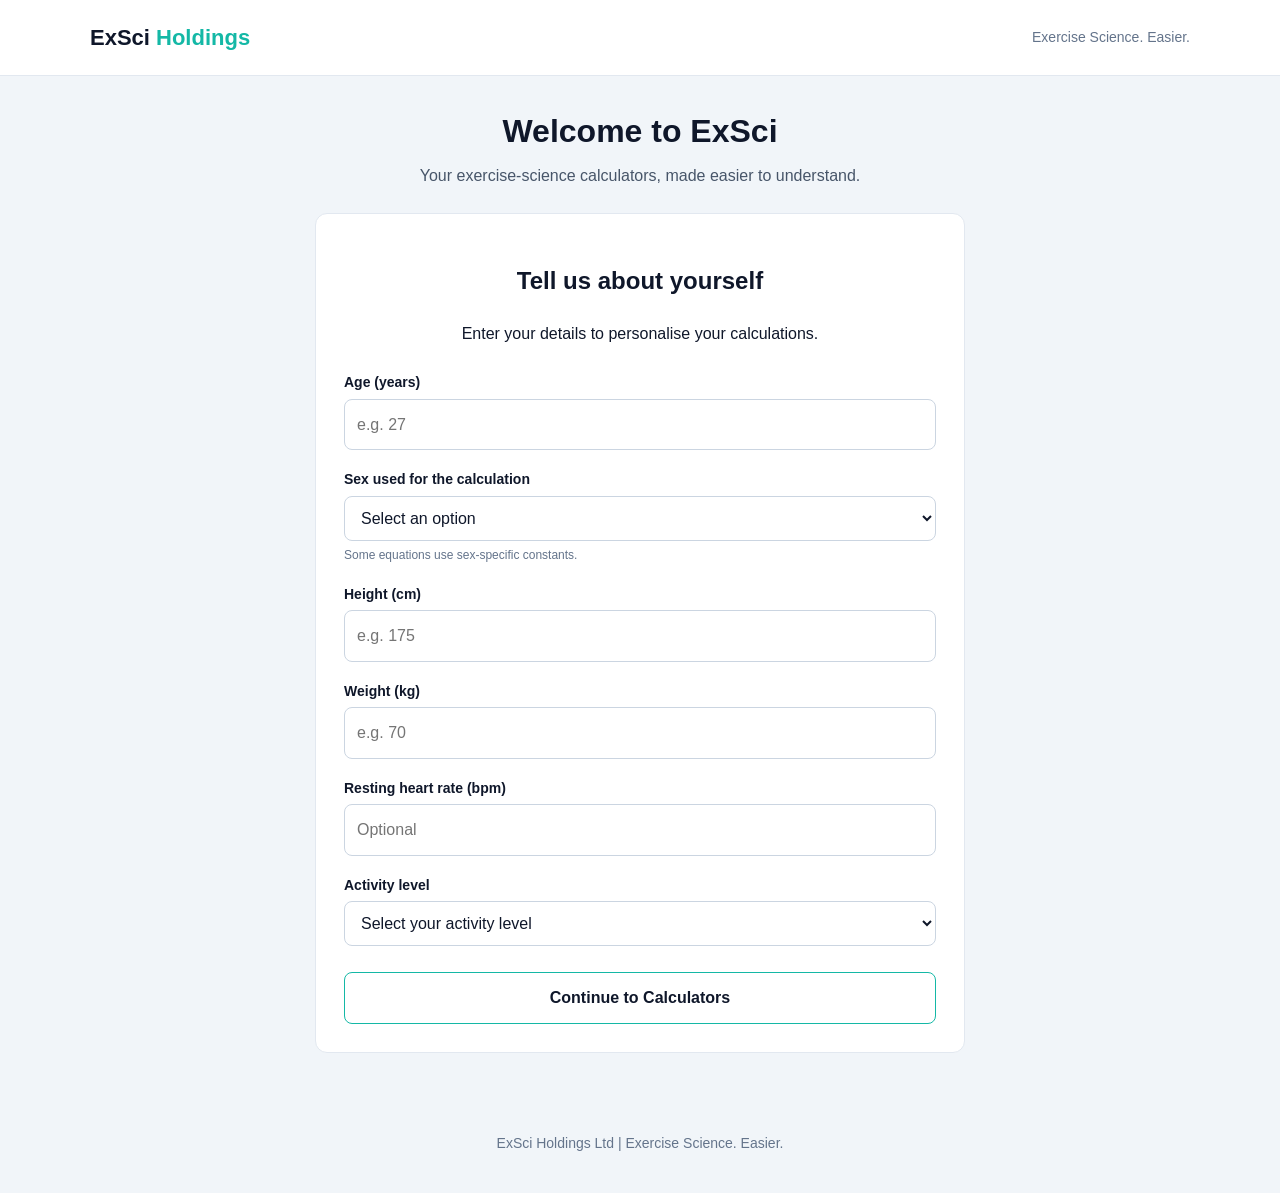
<file: EXSci_Holdings/pages/index.html>
<!DOCTYPE html>
<html lang="en">
<head>
    <meta charset="UTF-8">
    <meta name="viewport" content="width=device-width, initial-scale=1.0">
    <title>ExSci Holdings | Exercise Science. Easier.</title>
    <link rel="stylesheet" href="../css/style.css">
</head>
<body>

    <header class="site-header">
        <div class="container header-content">
            <a href="index.html" class="logo">ExSci <span>Holdings</span></a>
            <p>Exercise Science. Easier.</p>
        </div>
    </header>

    <main class="container">
        <section class="page-heading">
            <h1>Welcome to ExSci</h1>
            <p>Your exercise-science calculators, made easier to understand.</p>
        </section>

        <section class="calculator-card form-card">
            <h2>Tell us about yourself</h2>
            <p>Enter your details to personalise your calculations.</p>

            <form id="details-form">

                <div class="form-group">
                    <label for="age">Age (years)</label>
                    <input type="number" id="age" min="18" max="120"
                           placeholder="e.g. 27" required>
                </div>

                <div class="form-group">
                    <label for="sex">Sex used for the calculation</label>
                    <select id="sex" required>
                        <option value="">Select an option</option>
                        <option value="male">Male</option>
                        <option value="female">Female</option>
                    </select>
                    <p class="field-note">
                        Some equations use sex-specific constants.
                    </p>
                </div>

                <div class="form-group">
                    <label for="height">Height (cm)</label>
                    <input type="number" id="height" min="50" max="250"
                           step="0.1" placeholder="e.g. 175" required>
                </div>

                <div class="form-group">
                    <label for="weight">Weight (kg)</label>
                    <input type="number" id="weight" min="10" max="500"
                           step="0.1" placeholder="e.g. 70" required>
                </div>

                <div class="form-group">
                    <label for="resting-heart-rate">Resting heart rate (bpm)</label>
                    <input type="number" id="resting-heart-rate"
                           min="25" max="250" placeholder="Optional">
                </div>

                <div class="form-group">
                    <label for="activity-level">Activity level</label>
                    <select id="activity-level" required>
                        <option value="">Select your activity level</option>
                        <option value="sedentary">
                            Sedentary: little planned exercise
                        </option>
                        <option value="lightly_active">
                            Lightly active: light exercise 1–3 days/week
                        </option>
                        <option value="moderately_active">
                            Moderately active: moderate exercise 3–5 days/week
                        </option>
                        <option value="very_active">
                            Very active: hard exercise 6–7 days/week
                        </option>
                        <option value="extra_active">
                            Extra active: very demanding training or physical work
                        </option>
                    </select>
                </div>

                <button type="submit" class="primary-button">
                    Continue to Calculators
                </button>

            </form>
        </section>
    </main>

    <footer class="site-footer">
        <p>ExSci Holdings Ltd | Exercise Science. Easier.</p>
    </footer>

    <script src="../js/script.js"></script>
</body>
</html>
</file>
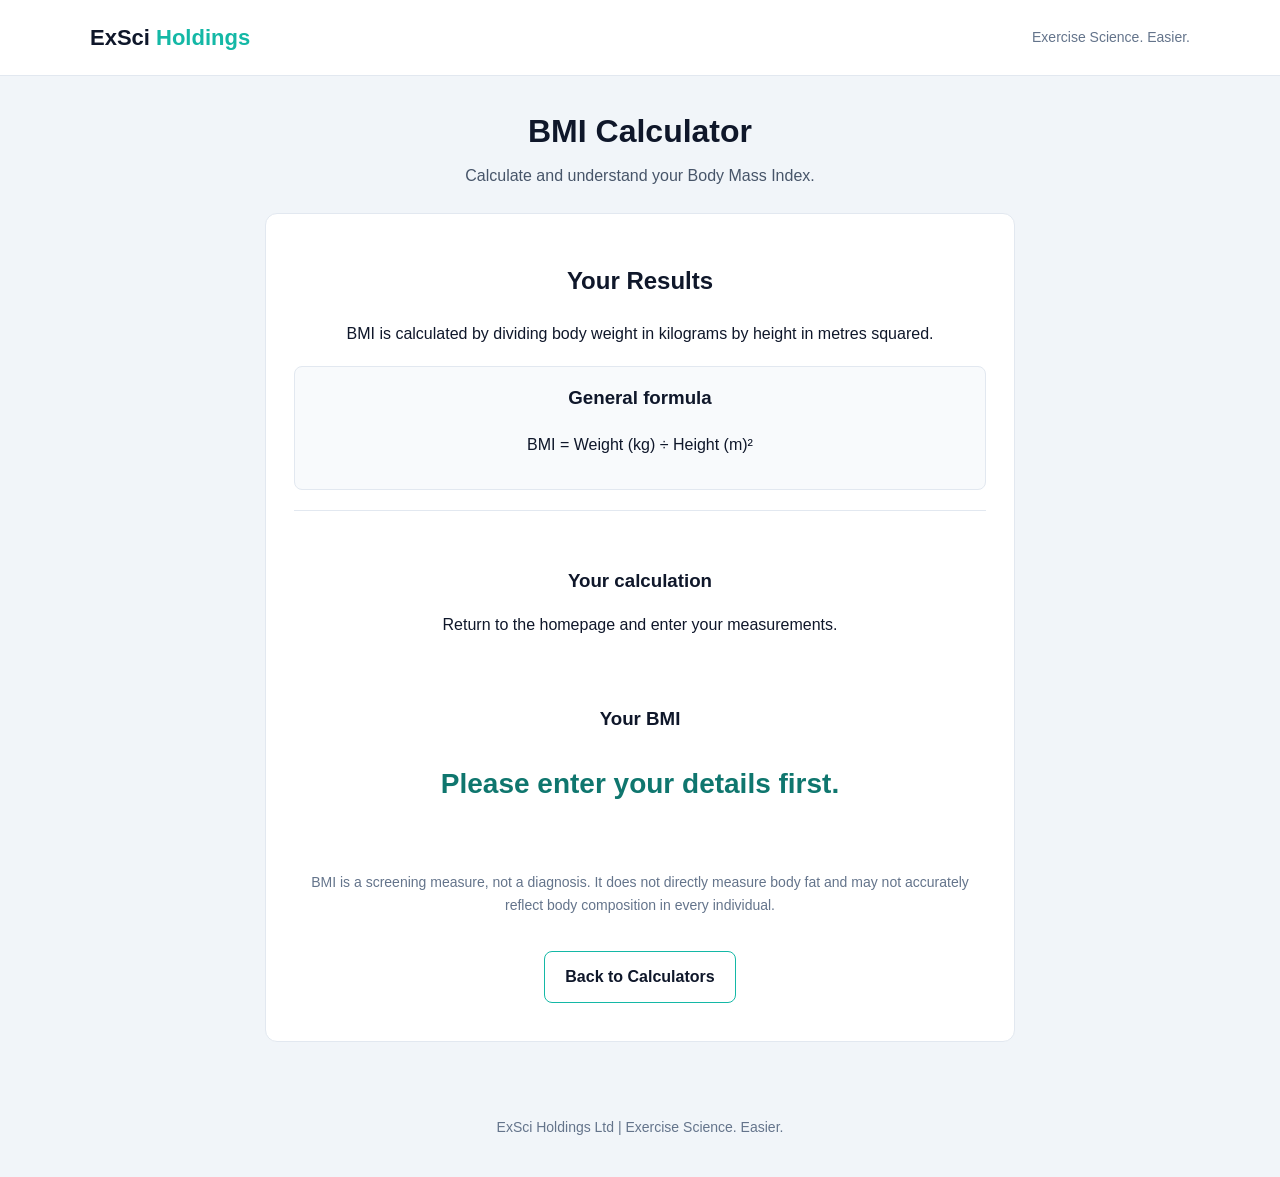
<file: EXSci_Holdings/pages/bmi.html>
<!DOCTYPE html>
<html lang="en">
<head>
    <meta charset="UTF-8">
    <meta name="viewport" content="width=device-width, initial-scale=1.0">
    <title>BMI Calculator | ExSci Holdings</title>
    <link rel="stylesheet" href="../css/style.css">
</head>
<body>

    <header class="site-header">
        <div class="container header-content">
            <a href="index.html" class="logo">ExSci <span>Holdings</span></a>
            <p>Exercise Science. Easier.</p>
        </div>
    </header>

    <main class="container">
        <section class="page-heading">
            <h1>BMI Calculator</h1>
            <p>Calculate and understand your Body Mass Index.</p>
        </section>

        <section class="calculator-card bmi-result-card">
            <h2>Your Results</h2>

            <p>
                BMI is calculated by dividing body weight in kilograms
                by height in metres squared.
            </p>

            <div class="formula-box">
                <h3>General formula</h3>
                <p>BMI = Weight (kg) ÷ Height (m)²</p>
            </div>

            <hr>

            <div class="result-item">
                <h3>Your calculation</h3>
                <p id="bmi-formula">Calculating...</p>
            </div>

            <div class="result-item">
                <h3>Your BMI</h3>
                <p id="bmi-value">Calculating...</p>
                <p id="bmi-category"></p>
            </div>

            <p class="bmi-note">
                BMI is a screening measure, not a diagnosis. It does not
                directly measure body fat and may not accurately reflect
                body composition in every individual.
            </p>

            <div class="centered-action">
                <a href="calculators.html" class="back-button">
                    Back to Calculators
                </a>
            </div>
        </section>
    </main>

    <footer class="site-footer">
        <p>ExSci Holdings Ltd | Exercise Science. Easier.</p>
    </footer>

    <script src="../js/bmi.js"></script>
</body>
</html>
</file>
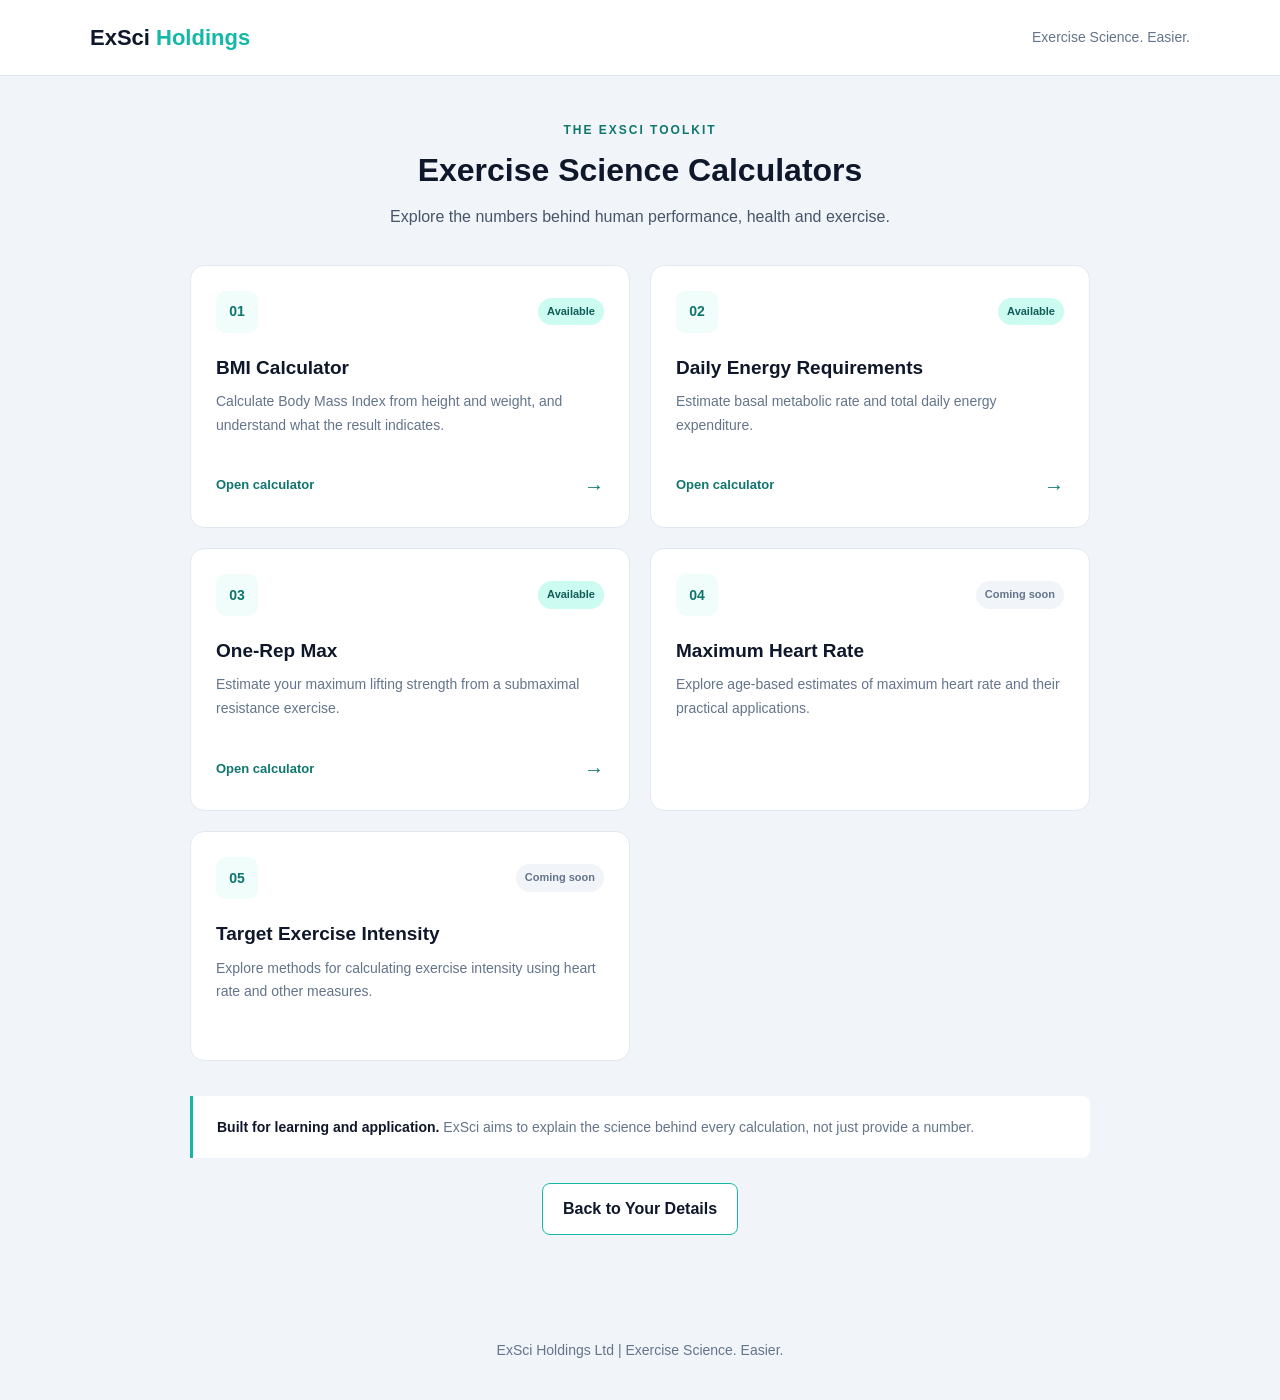
<file: EXSci_Holdings/pages/calculators.html>
<!DOCTYPE html>
<html lang="en">
<head>
    <meta charset="UTF-8">
    <meta name="viewport" content="width=device-width, initial-scale=1.0">
    <title>Calculators | ExSci Holdings</title>
    <link rel="stylesheet" href="../css/style.css">
</head>
<body>

    <header class="site-header">
        <div class="container header-content">
            <a href="index.html" class="logo">ExSci <span>Holdings</span></a>
            <p>Exercise Science. Easier.</p>
        </div>
    </header>

    <main class="container calculator-page">

        <section class="page-heading">
            <p class="eyebrow">THE EXSCI TOOLKIT</p>
            <h1>Exercise Science Calculators</h1>
            <p>
                Explore the numbers behind human performance, health and exercise.
            </p>
        </section>

        <section class="calculator-grid">

            <!-- Calculator 01: BMI -->
            <a href="bmi.html" class="calculator-card calculator-link">
                <div class="card-top">
                    <span class="calculator-icon">01</span>
                    <span class="card-status available">Available</span>
                </div>
                <h2>BMI Calculator</h2>
                <p>
                    Calculate Body Mass Index from height and weight,
                    and understand what the result indicates.
                </p>
                <span class="card-action">
                    Open calculator <span>→</span>
                </span>
            </a>

            <!-- Calculator 02: Daily Energy Requirements -->
            <a href="energy.html" class="calculator-card calculator-link">
                <div class="card-top">
                    <span class="calculator-icon">02</span>
                    <span class="card-status available">Available</span>
                </div>
                <h2>Daily Energy Requirements</h2>
                <p>
                    Estimate basal metabolic rate and total daily
                    energy expenditure.
                </p>
                <span class="card-action">
                    Open calculator <span>→</span>
                </span>
            </a>

            <!-- Calculator 03: One-Rep Max -->
            <a href="one-rep-max.html" class="calculator-card calculator-link">
                <div class="card-top">
                    <span class="calculator-icon">03</span>
                    <span class="card-status available">Available</span>
                </div>
                <h2>One-Rep Max</h2>
                <p>
                    Estimate your maximum lifting strength from a
                    submaximal resistance exercise.
                </p>
                <span class="card-action">
                    Open calculator <span>→</span>
                </span>
            </a>

            <!-- Calculator 04: Maximum Heart Rate -->
            <div class="calculator-card">
                <div class="card-top">
                    <span class="calculator-icon">04</span>
                    <span class="card-status coming-soon">Coming soon</span>
                </div>
                <h2>Maximum Heart Rate</h2>
                <p>
                    Explore age-based estimates of maximum heart rate
                    and their practical applications.
                </p>
            </div>

            <!-- Calculator 05: Target Exercise Intensity -->
            <div class="calculator-card">
                <div class="card-top">
                    <span class="calculator-icon">05</span>
                    <span class="card-status coming-soon">Coming soon</span>
                </div>
                <h2>Target Exercise Intensity</h2>
                <p>
                    Explore methods for calculating exercise intensity
                    using heart rate and other measures.
                </p>
            </div>

        </section>

        <section class="calculator-footer-note">
            <p>
                <strong>Built for learning and application.</strong>
                ExSci aims to explain the science behind every calculation,
                not just provide a number.
            </p>
        </section>

        <div class="centered-action">
            <a href="index.html" class="back-button">Back to Your Details</a>
        </div>

    </main>

    <footer class="site-footer">
        <p>ExSci Holdings Ltd | Exercise Science. Easier.</p>
    </footer>

</body>
</html>
</file>
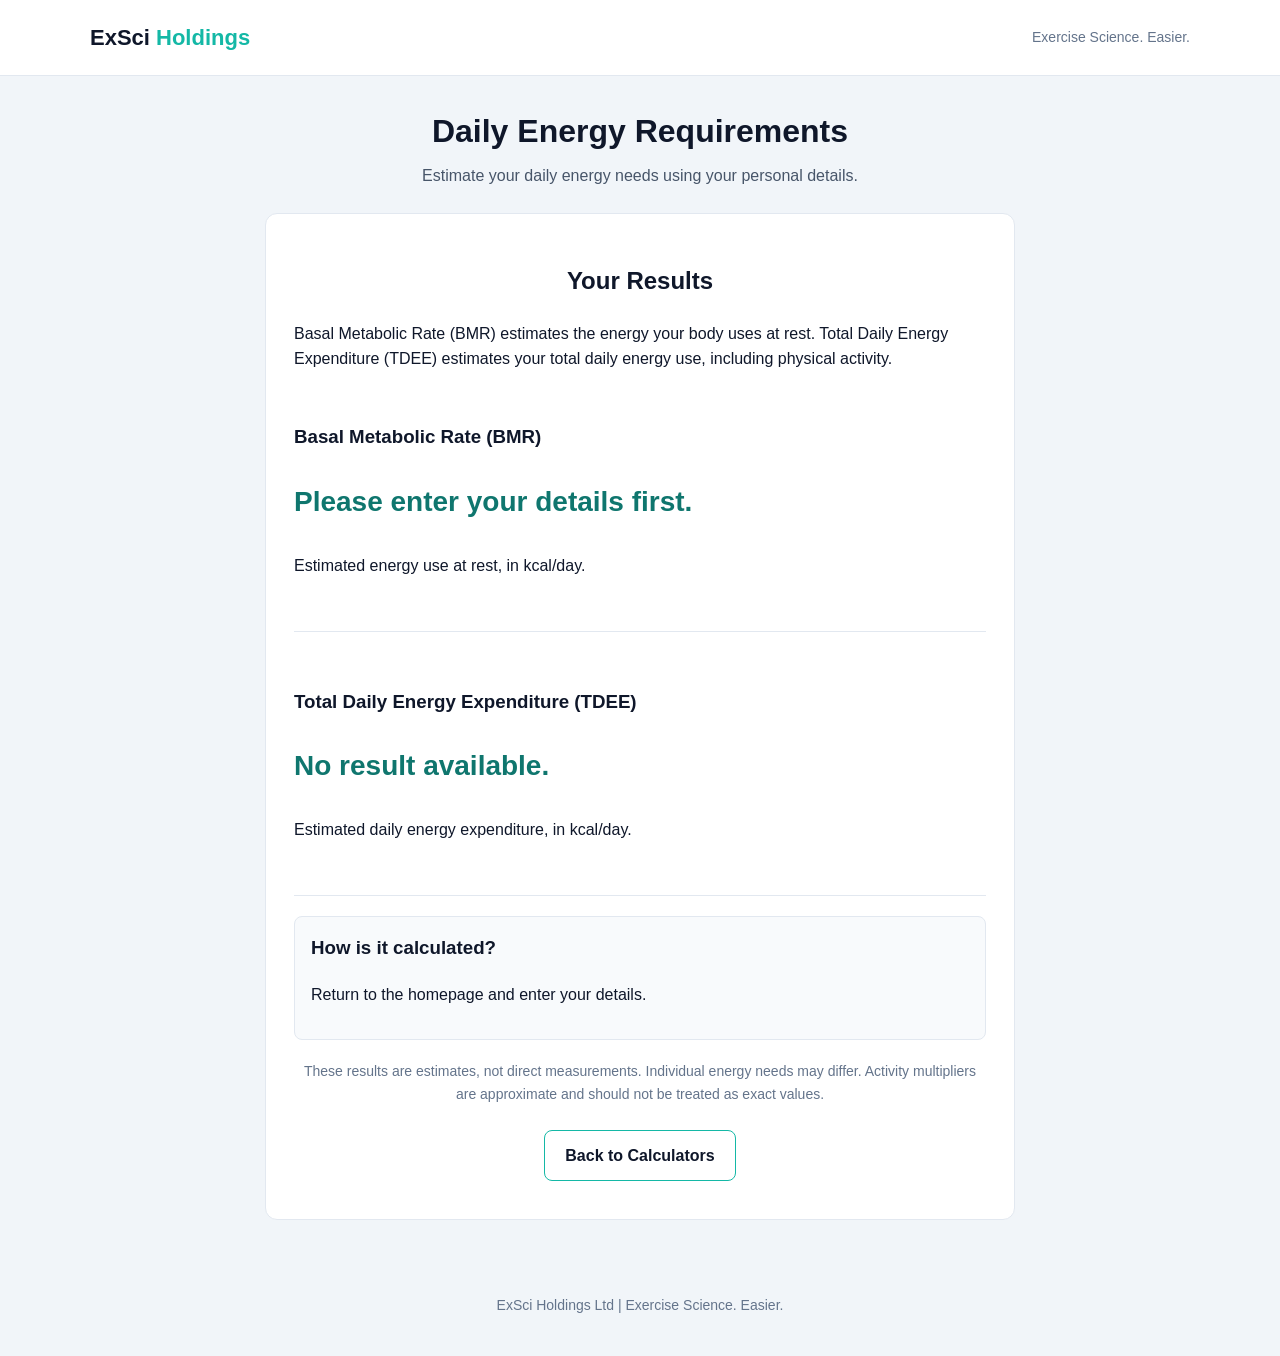
<file: EXSci_Holdings/pages/energy.html>
<!DOCTYPE html>
<html lang="en">
<head>
    <meta charset="UTF-8">
    <meta name="viewport" content="width=device-width, initial-scale=1.0">
    <title>Daily Energy Requirements | ExSci Holdings</title>
    <link rel="stylesheet" href="../css/style.css">
</head>
<body>

    <header class="site-header">
        <div class="container header-content">
            <a href="index.html" class="logo">ExSci <span>Holdings</span></a>
            <p>Exercise Science. Easier.</p>
        </div>
    </header>

    <main class="container">
        <section class="page-heading">
            <h1>Daily Energy Requirements</h1>
            <p>Estimate your daily energy needs using your personal details.</p>
        </section>

        <section class="calculator-card energy-result-card">
            <h2>Your Results</h2>

            <p>
                Basal Metabolic Rate (BMR) estimates the energy your body
                uses at rest. Total Daily Energy Expenditure (TDEE) estimates
                your total daily energy use, including physical activity.
            </p>

            <div class="result-item">
                <h3>Basal Metabolic Rate (BMR)</h3>
                <p id="bmr-value">Calculating...</p>
                <p>Estimated energy use at rest, in kcal/day.</p>
            </div>

            <hr>

            <div class="result-item">
                <h3>Total Daily Energy Expenditure (TDEE)</h3>
                <p id="tdee-value">Calculating...</p>
                <p>Estimated daily energy expenditure, in kcal/day.</p>
            </div>

            <hr>

            <div class="formula-box">
                <h3>How is it calculated?</h3>
                <p id="energy-formula">Calculating...</p>
            </div>

            <p class="bmi-note">
                These results are estimates, not direct measurements.
                Individual energy needs may differ. Activity multipliers
                are approximate and should not be treated as exact values.
            </p>

            <div class="centered-action">
                <a href="calculators.html" class="back-button">
                    Back to Calculators
                </a>
            </div>
        </section>
    </main>

    <footer class="site-footer">
        <p>ExSci Holdings Ltd | Exercise Science. Easier.</p>
    </footer>

    <script src="../js/energy.js"></script>
</body>
</html>
</file>
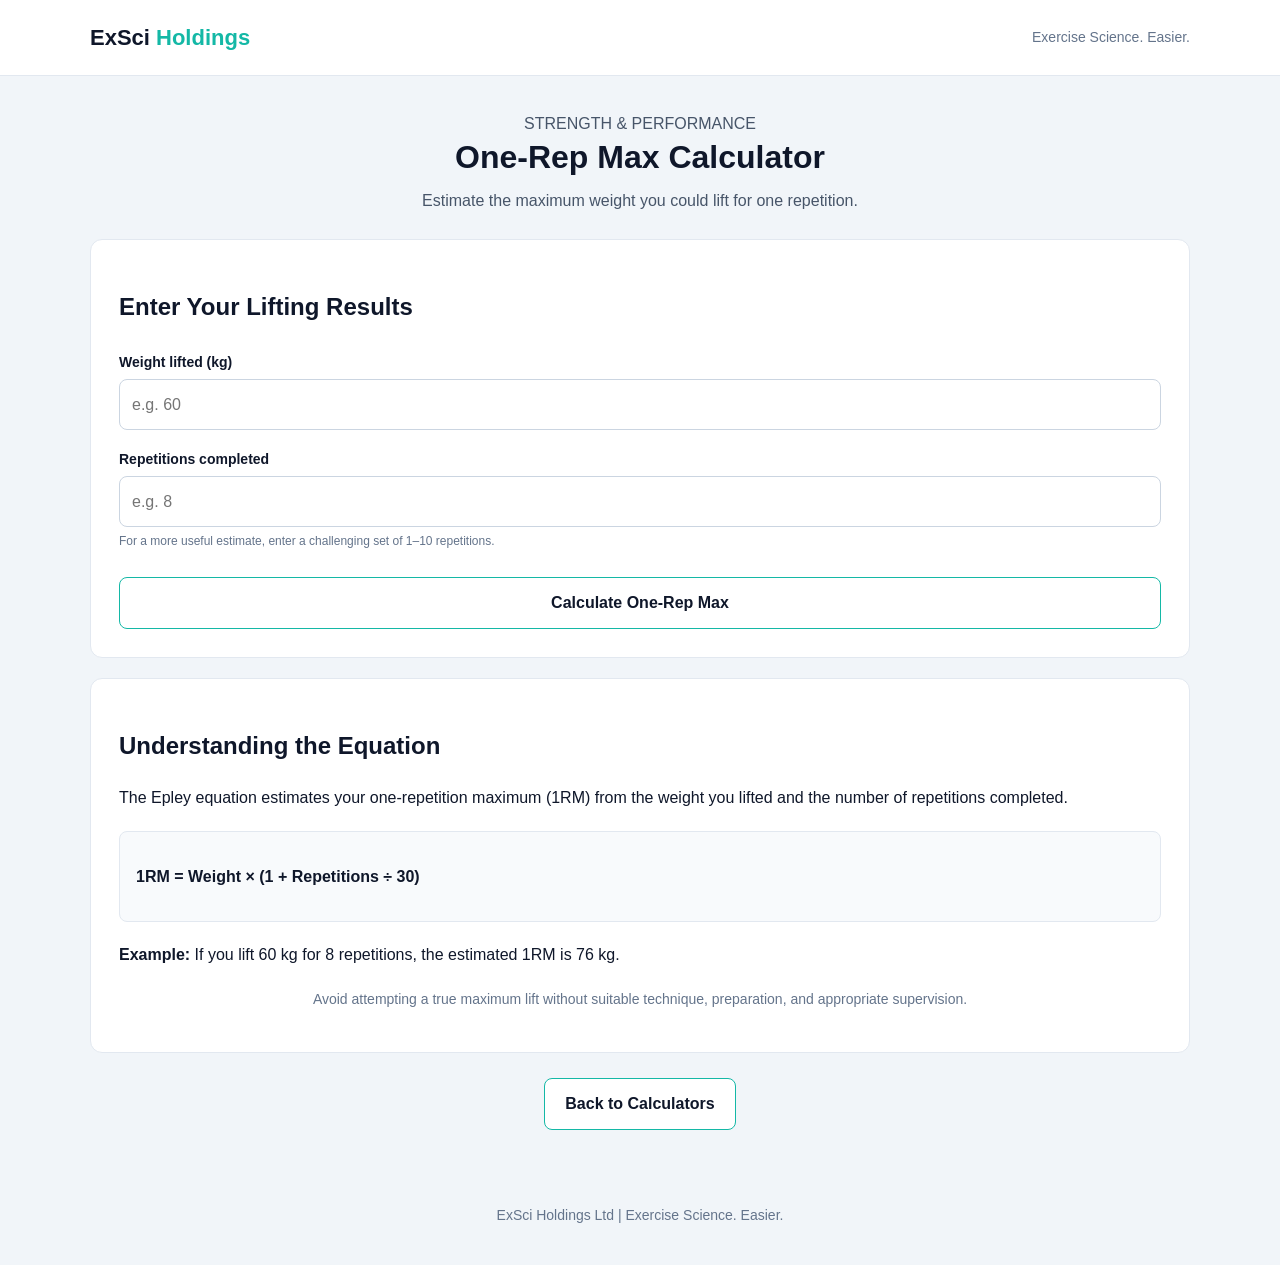
<file: EXSci_Holdings/pages/one-rep-max.html>
<!DOCTYPE html>
<html lang="en">
<head>
    <meta charset="UTF-8">
    <meta name="viewport" content="width=device-width, initial-scale=1.0">
    <title>One-Rep Max Calculator | ExSci Holdings</title>
    <link rel="stylesheet" href="../css/style.css">
</head>
<body>

    <header class="site-header">
        <div class="container header-content">
            <a href="index.html" class="logo">ExSci <span>Holdings</span></a>
            <p>Exercise Science. Easier.</p>
        </div>
    </header>

    <main class="container">

        <section class="page-heading">
            <p class="eyebrow">STRENGTH & PERFORMANCE</p>
            <h1>One-Rep Max Calculator</h1>
            <p>Estimate the maximum weight you could lift for one repetition.</p>
        </section>

        <section class="calculator-card">
            <h2>Enter Your Lifting Results</h2>

            <form id="one-rep-max-form">

                <div class="form-group">
                    <label for="lift-weight">Weight lifted (kg)</label>
                    <input
                        type="number"
                        id="lift-weight"
                        min="0.1"
                        max="1000"
                        step="0.1"
                        placeholder="e.g. 60"
                        required>
                </div>

                <div class="form-group">
                    <label for="repetitions">Repetitions completed</label>
                    <input
                        type="number"
                        id="repetitions"
                        min="1"
                        max="10"
                        step="1"
                        placeholder="e.g. 8"
                        required>
                    <p class="field-note">
                        For a more useful estimate, enter a challenging set
                        of 1–10 repetitions.
                    </p>
                </div>

                <button type="submit" class="primary-button">
                    Calculate One-Rep Max
                </button>

            </form>
        </section>

        <section class="calculator-card" id="one-rep-max-results" hidden>
            <h2>Your Estimated Result</h2>

            <div class="result-item">
                <h3>Estimated One-Rep Max</h3>
                <p id="one-rep-max-value">—</p>
                <p>Estimated maximum weight for one repetition.</p>
            </div>

            <hr>

            <div class="formula-box">
                <h3>Calculation</h3>
                <p id="one-rep-max-formula"></p>
            </div>

            <p class="bmi-note">
                This is an estimate, not a direct measurement of strength.
                Accuracy depends on the equation, exercise, technique,
                and the effort made during the set.
            </p>
        </section>

        <section class="calculator-card">
            <h2>Understanding the Equation</h2>

            <p>
                The Epley equation estimates your one-repetition maximum
                (1RM) from the weight you lifted and the number of repetitions
                completed.
            </p>

            <div class="formula-box">
                <p><strong>1RM = Weight × (1 + Repetitions ÷ 30)</strong></p>
            </div>

            <p>
                <strong>Example:</strong> If you lift 60 kg for 8 repetitions,
                the estimated 1RM is 76 kg.
            </p>

            <p class="bmi-note">
                Avoid attempting a true maximum lift without suitable
                technique, preparation, and appropriate supervision.
            </p>
        </section>

        <div class="centered-action">
            <a href="calculators.html" class="back-button">
                Back to Calculators
            </a>
        </div>

    </main>

    <footer class="site-footer">
        <p>ExSci Holdings Ltd | Exercise Science. Easier.</p>
    </footer>

    <script src="../js/one-rep-max.js"></script>
</body>
</html>
</file>
<file: EXSci_Holdings/css/style.css>
/* =====================================
   ExSci Holdings Ltd
   Exercise Science. Easier.
===================================== */

* {
    box-sizing: border-box;
}

body {
    margin: 0;
    font-family: Inter, Arial, sans-serif;
    background: #F1F5F9;
    color: #0F172A;
    line-height: 1.6;
}

a {
    color: inherit;
    text-decoration: none;
}

.container {
    width: 90%;
    max-width: 1100px;
    margin: 0 auto;
}

/* Header */

.site-header {
    background: #FFFFFF;
    border-bottom: 1px solid #E2E8F0;
    padding: 20px 0;
}

.header-content {
    display: flex;
    align-items: center;
    justify-content: space-between;
    gap: 20px;
}

.logo {
    font-size: 22px;
    font-weight: 800;
    color: #0F172A;
}

.logo span {
    color: #14B8A6;
}

.site-header p {
    margin: 0;
    color: #64748B;
    font-size: 14px;
}

/* Page headings */

.page-heading {
    text-align: center;
    margin: 35px auto 25px;
}

.page-heading h1 {
    margin: 0 0 10px;
    color: #0F172A;
    font-size: 32px;
    line-height: 1.3;
}

.page-heading p {
    margin: 0;
    color: #475569;
}

/* Cards */

.calculator-card {
    background: #FFFFFF;
    border: 1px solid #E2E8F0;
    border-radius: 12px;
    padding: 28px;
    margin-bottom: 20px;
}

.calculator-card h2,
.calculator-card h3 {
    color: #0F172A;
}

/* Calculator selection page */

.calculator-grid {
    display: flex;
    flex-direction: column;
    align-items: center;
    gap: 14px;
    max-width: 700px;
    margin: 25px auto 40px;
}

.calculator-grid .calculator-card {
    width: 100%;
    margin: 0;
    padding: 24px;
    text-align: center;
    background: #FFFFFF;
    border: 1px solid #E2E8F0;
    border-radius: 10px;
    transition: border-color 0.2s ease,
                transform 0.2s ease;
}

.calculator-grid .calculator-link {
    display: block;
    cursor: pointer;
}

.calculator-grid .calculator-link:hover {
    border-color: #14B8A6;
    transform: translateY(-2px);
}

.calculator-grid .calculator-card h2 {
    margin-top: 0;
    margin-bottom: 12px;
    font-size: 21px;
}

.calculator-grid .calculator-card p {
    color: #475569;
    margin-bottom: 12px;
}

.card-label {
    display: inline-block;
    color: #0F766E;
    font-size: 13px;
    font-weight: 600;
    margin-top: 4px;
}

.calculator-grid .calculator-card:not(.calculator-link) .card-label {
    color: #64748B;
}

/* Forms */

.form-card {
    max-width: 650px;
    margin: 0 auto 40px;
}

.form-card > h2,
.form-card > p {
    text-align: center;
}

form {
    display: flex;
    flex-direction: column;
    gap: 18px;
    margin-top: 25px;
}

.form-group {
    display: flex;
    flex-direction: column;
    gap: 5px;
}

label {
    font-weight: 600;
    font-size: 14px;
}

input,
select {
    width: 100%;
    padding: 12px;
    border: 1px solid #CBD5E1;
    border-radius: 8px;
    background: #FFFFFF;
    color: #0F172A;
    font: inherit;
}

input:focus,
select:focus {
    outline: 2px solid #14B8A6;
    outline-offset: 1px;
}

.field-note {
    color: #64748B;
    font-size: 12px;
    margin: 0;
}

/* Buttons */

button,
.back-button {
    display: inline-block;
    padding: 12px 20px;
    border: 1px solid #14B8A6;
    border-radius: 8px;
    background: #FFFFFF;
    color: #0F172A;
    font: inherit;
    font-weight: 600;
    text-align: center;
    cursor: pointer;
    transition: background 0.2s ease,
                border-color 0.2s ease;
}

button:hover,
.back-button:hover {
    background: #F0FDFA;
    border-color: #0F766E;
}

.primary-button {
    width: 100%;
    margin-top: 8px;
}

/* Results */

.result-item {
    padding: 16px 0;
}

.result-item h3 {
    margin-bottom: 8px;
}

#bmi-value,
#bmr-value,
#tdee-value {
    font-size: 28px;
    font-weight: 700;
    color: #0F766E;
    overflow-wrap: anywhere;
}

#bmi-category {
    font-weight: 600;
    color: #0F172A;
}

.formula-box {
    padding: 16px;
    background: #F8FAFC;
    border-radius: 8px;
    border: 1px solid #E2E8F0;
    margin: 20px 0;
}

.formula-box h3 {
    margin-top: 0;
}

.formula-box p {
    overflow-wrap: anywhere;
}

hr {
    border: 0;
    border-top: 1px solid #E2E8F0;
    margin: 20px 0;
}

.bmi-note {
    text-align: center;
    color: #64748B;
    font-size: 14px;
    margin-top: 20px;
}

/* Centre BMI results */

.bmi-result-card {
    max-width: 750px;
    margin: 0 auto 30px;
    text-align: center;
}

.bmi-result-card .result-item,
.bmi-result-card .formula-box {
    text-align: center;
}

.bmi-result-card .back-button {
    margin-top: 10px;
}

/* Energy results */

.energy-result-card {
    max-width: 750px;
    margin: 0 auto 30px;
}

.energy-result-card > h2 {
    text-align: center;
}

/* Centre action links */

.centered-action {
    display: flex;
    justify-content: center;
    margin: 25px auto 10px;
}

/* Footer */

.site-footer {
    padding: 25px 0;
    margin-top: 35px;
    text-align: center;
    color: #64748B;
    font-size: 14px;
}

/* Responsive layout */

@media (max-width: 600px) {
    .container {
        width: 92%;
    }

    .header-content {
        flex-direction: column;
        align-items: flex-start;
        gap: 5px;
    }

    .page-heading {
        margin-top: 25px;
    }

    .page-heading h1 {
        font-size: 26px;
    }

    .calculator-card {
        padding: 20px;
    }

    .calculator-grid .calculator-card {
        padding: 20px;
    }

    #bmi-value,
    #bmr-value,
    #tdee-value {
        font-size: 24px;
    }
}

/* =====================================
   Enhanced calculator selection page
===================================== */

.calculator-page {
    padding-bottom: 20px;
}

.calculator-page .page-heading {
    margin-top: 45px;
    margin-bottom: 35px;
}

.calculator-page .eyebrow {
    margin-bottom: 10px;
    color: #0F766E;
    font-size: 12px;
    font-weight: 800;
    letter-spacing: 2px;
}

.calculator-page .page-heading h1 {
    margin-bottom: 12px;
}

.calculator-page .calculator-grid {
    display: grid;
    grid-template-columns: repeat(2, minmax(0, 1fr));
    gap: 20px;
    max-width: 900px;
    margin: 0 auto;
    align-items: stretch;
}

.calculator-page .calculator-card {
    display: flex;
    flex-direction: column;
    min-width: 0;
    min-height: 230px;
    padding: 25px;
    margin: 0;
    border: 1px solid #E2E8F0;
    border-radius: 14px;
    background: #FFFFFF;
    text-align: left;
    transition: border-color 0.2s ease,
                box-shadow 0.2s ease,
                transform 0.2s ease;
}

.calculator-page .calculator-link:hover {
    border-color: #14B8A6;
    box-shadow: 0 8px 24px rgba(15, 23, 42, 0.07);
    transform: translateY(-3px);
}

.calculator-page .calculator-link:focus-visible {
    outline: 3px solid #14B8A6;
    outline-offset: 3px;
}

.calculator-page .card-top {
    display: flex;
    justify-content: space-between;
    align-items: center;
    gap: 10px;
    margin-bottom: 22px;
}

.calculator-page .calculator-icon {
    display: inline-flex;
    align-items: center;
    justify-content: center;
    width: 42px;
    height: 42px;
    border-radius: 10px;
    background: #F0FDFA;
    color: #0F766E;
    font-size: 14px;
    font-weight: 800;
}

.calculator-page .card-status {
    display: inline-block;
    padding: 5px 9px;
    border-radius: 20px;
    font-size: 11px;
    font-weight: 700;
    white-space: nowrap;
}

.calculator-page .card-status.available {
    background: #CCFBF1;
    color: #115E59;
}

.calculator-page .card-status.coming-soon {
    background: #F1F5F9;
    color: #64748B;
}

.calculator-page .calculator-card h2 {
    margin: 0 0 9px;
    font-size: 19px;
    line-height: 1.4;
}

.calculator-page .calculator-card p {
    margin: 0 0 20px;
    color: #64748B;
    font-size: 14px;
    line-height: 1.7;
}

.calculator-page .card-action {
    display: flex;
    justify-content: space-between;
    align-items: center;
    gap: 10px;
    margin-top: auto;
    padding-top: 12px;
    color: #0F766E;
    font-size: 13px;
    font-weight: 700;
}

.calculator-page .card-action span {
    font-size: 20px;
    transition: transform 0.2s ease;
}

.calculator-page .calculator-link:hover .card-action span {
    transform: translateX(4px);
}

.calculator-page .coming-soon-card {
    background: #F8FAFC;
}

.calculator-page .calculator-footer-note {
    max-width: 900px;
    margin: 35px auto 0;
    padding: 20px 24px;
    border-left: 3px solid #14B8A6;
    background: #FFFFFF;
    border-radius: 0 8px 8px 0;
}

.calculator-page .calculator-footer-note p {
    margin: 0;
    color: #64748B;
    font-size: 14px;
}

.calculator-page .calculator-footer-note strong {
    color: #0F172A;
}

.calculator-page .centered-action {
    margin-top: 25px;
}

@media (max-width: 650px) {
    .calculator-page .page-heading {
        margin-top: 30px;
        margin-bottom: 25px;
    }

    .calculator-page .page-heading h1 {
        font-size: 26px;
    }

    .calculator-page .calculator-grid {
        grid-template-columns: 1fr;
        gap: 14px;
    }

    .calculator-page .calculator-card {
        min-height: 210px;
        padding: 22px;
    }

    .calculator-page .card-top {
        margin-bottom: 17px;
    }
}
</file>
